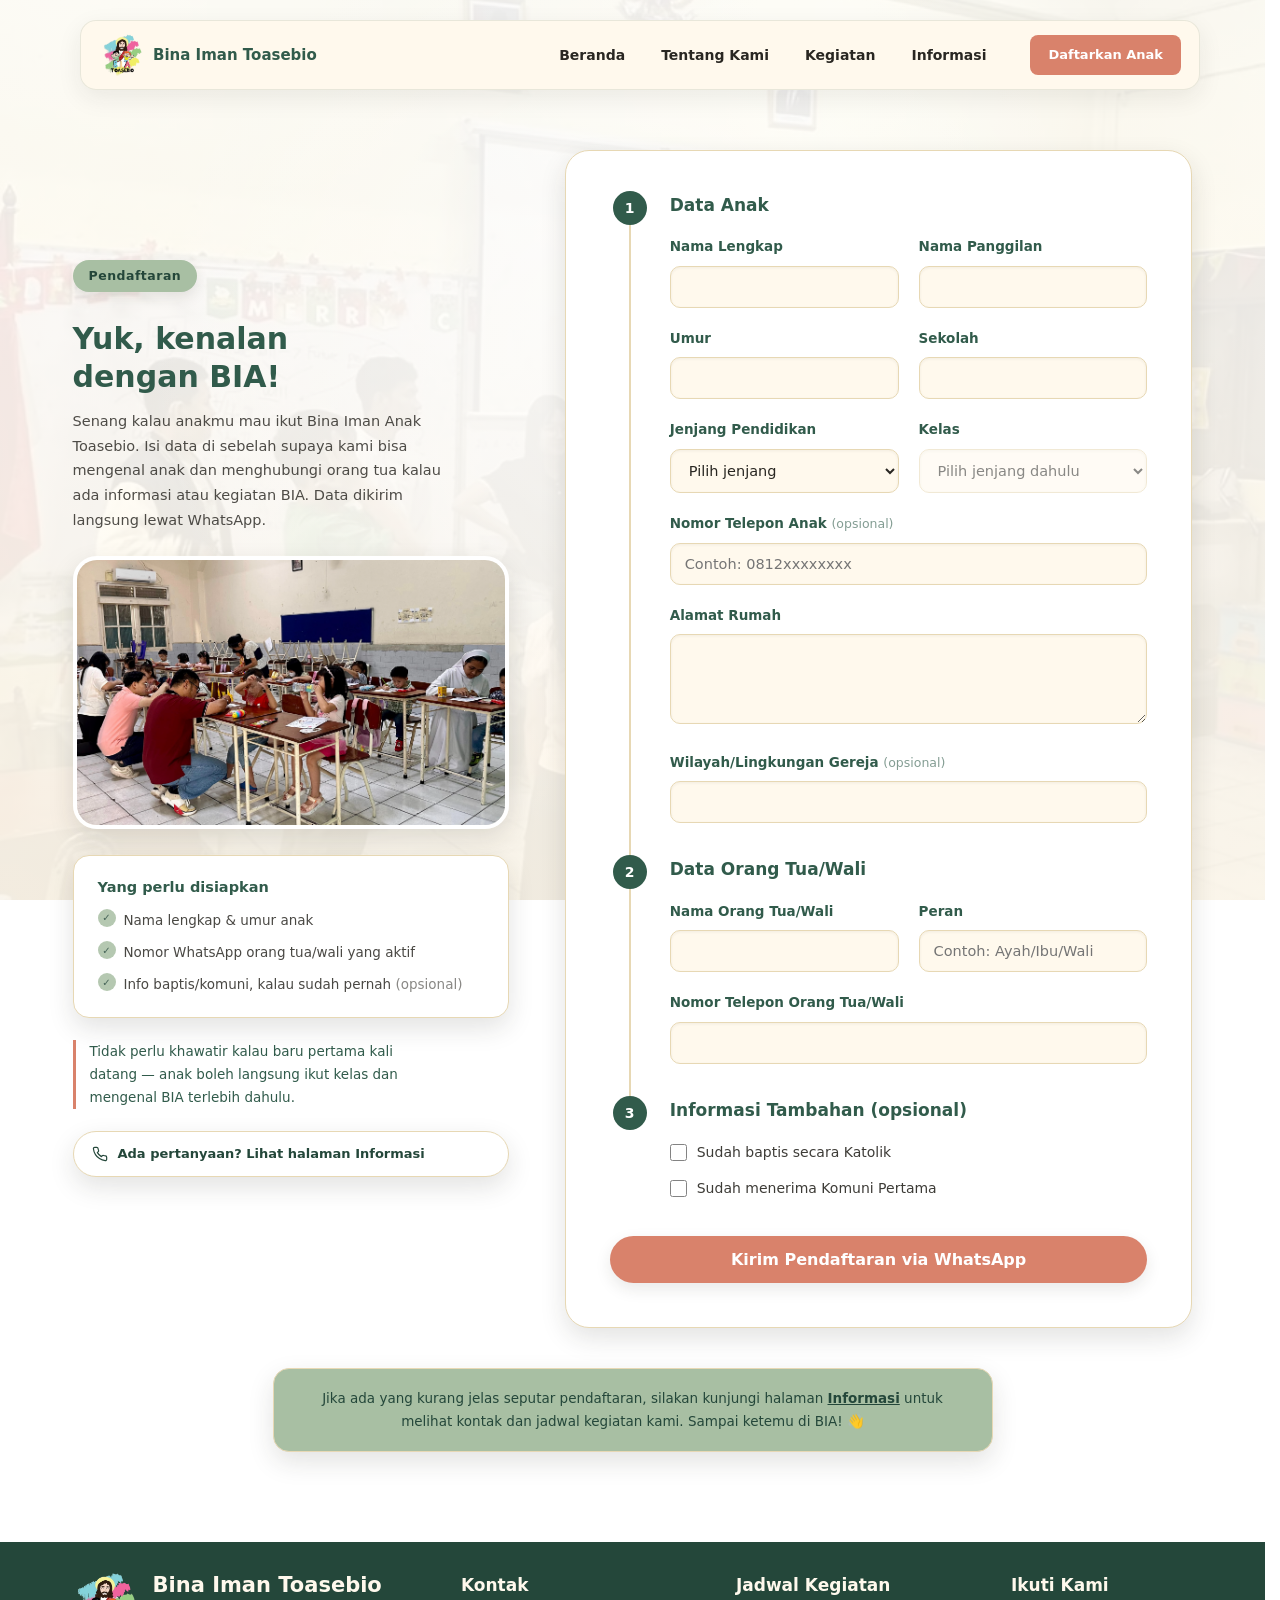
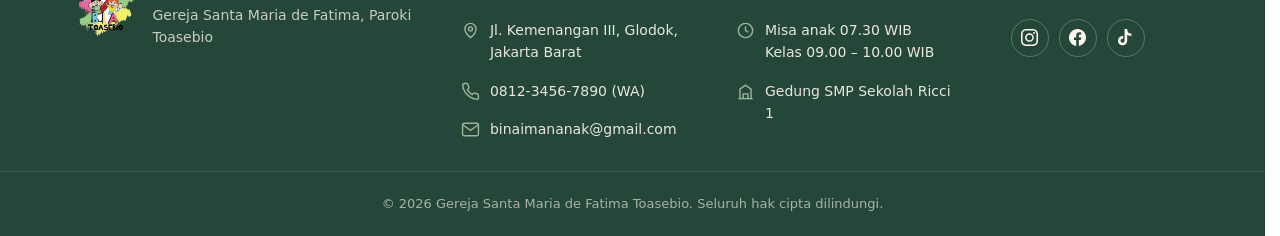
<file: html/daftar.html>
<!doctype html>
<html lang="id">

    <head>
        <meta charset="UTF-8" />
        <meta name="viewport" content="width=device-width, initial-scale=1.0" />
        <title>Daftarkan Anak</title>
        <link rel="icon" type="image/webp" href="/assets/logo/logo-bia.webp" />
        <link rel="stylesheet" href="../css/header.css" />
        <link rel="stylesheet" href="../css/footer.css" />
        <link rel="stylesheet" href="../css/styles.css" />
        <link rel="stylesheet" href="../css/daftar.css" />
    </head>

    <body>
        <svg xmlns="http://www.w3.org/2000/svg" style="display: none">
            <symbol id="instagram" viewBox="0 0 16 16">
                <path
                    d="M8 0C5.829 0 5.556.01 4.703.048 3.85.088 3.269.222 2.76.42a3.917 3.917 0 0 0-1.417.923A3.927 3.927 0 0 0 .42 2.76C.222 3.268.087 3.85.048 4.7.01 5.555 0 5.827 0 8.001c0 2.172.01 2.444.048 3.297.04.852.174 1.433.372 1.942.205.526.478.972.923 1.417.444.445.89.719 1.416.923.51.198 1.09.333 1.942.372C5.555 15.99 5.827 16 8 16s2.444-.01 3.298-.048c.851-.04 1.434-.174 1.943-.372a3.916 3.916 0 0 0 1.416-.923c.445-.445.718-.891.923-1.417.198-.509.333-1.09.372-1.942C15.99 10.445 16 10.173 16 8s-.01-2.445-.048-3.299c-.04-.851-.174-1.433-.372-1.941a3.926 3.926 0 0 0-.923-1.417A3.911 3.911 0 0 0 13.24.42c-.51-.198-1.092-.333-1.943-.372C10.443.01 10.172 0 7.998 0zm-.717 1.442h.718c2.136 0 2.389.007 3.232.046.78.035 1.204.166 1.486.275.373.145.64.319.92.599.28.28.453.546.598.92.11.281.24.705.275 1.485.039.843.047 1.096.047 3.231s-.008 2.389-.047 3.232c-.035.78-.166 1.203-.275 1.485a2.47 2.47 0 0 1-.599.919c-.28.28-.546.453-.92.598-.28.11-.704.24-1.485.276-.843.038-1.096.047-3.232.047s-2.39-.009-3.233-.047c-.78-.036-1.203-.166-1.485-.276a2.478 2.478 0 0 1-.92-.598 2.48 2.48 0 0 1-.6-.92c-.109-.281-.24-.705-.275-1.485-.038-.843-.046-1.096-.046-3.233 0-2.136.008-2.388.046-3.231.036-.78.166-1.204.276-1.486.145-.373.319-.64.599-.92.28-.28.546-.453.92-.598.282-.11.705-.24 1.485-.276.738-.033 1.024-.043 2.515-.045v.002zm4.988 1.328a.96.96 0 1 0 0 1.92.96.96 0 0 0 0-1.92zm-4.27 1.122a4.109 4.109 0 1 0 0 8.217 4.109 4.109 0 0 0 0-8.217zm0 1.441a2.667 2.667 0 1 1 0 5.334 2.667 2.667 0 0 1 0-5.334z" />
            </symbol>

            <symbol id="facebook" viewBox="0 0 16 16">
                <path
                    d="M16 8.049c0-4.446-3.582-8.05-8-8.05C3.58 0-.002 3.603-.002 8.05c0 4.017 2.926 7.347 6.75 7.951v-5.625h-2.03V8.05H6.75V6.275c0-2.017 1.195-3.131 3.022-3.131.876 0 1.791.157 1.791.157v1.98h-1.009c-.993 0-1.303.621-1.303 1.258v1.51h2.218l-.354 2.326H9.25V16c3.824-.604 6.75-3.934 6.75-7.951z" />
            </symbol>

            <symbol id="phone" viewBox="0 0 24 24">
                <path
                    d="M22 16.92v3a2 2 0 0 1-2.18 2 19.79 19.79 0 0 1-8.63-3.07 19.5 19.5 0 0 1-6-6 19.79 19.79 0 0 1-3.07-8.67A2 2 0 0 1 4.11 2h3a2 2 0 0 1 2 1.72c.127.96.362 1.903.7 2.81a2 2 0 0 1-.45 2.11L8.09 9.91a16 16 0 0 0 6 6l1.27-1.27a2 2 0 0 1 2.11-.45c.907.338 1.85.573 2.81.7A2 2 0 0 1 22 16.92Z" />
            </symbol>
        </svg>

        <header class="navbar" id="navbar">
            <div class="c-navbar">
                <a href="../index.html" class="navbar-logo">
                    <img src="../assets/logo/logo-bia.webp" alt="Logo Bina Iman Toasebio" />
                    <span class="navbar-brand">Bina Iman Toasebio</span>
                </a>

                <nav class="navbar-menu" id="navbar-menu">
                    <a href="../index.html" data-page="index">Beranda</a>
                    <a href="tentang.html" data-page="tentang">Tentang Kami</a>
                    <a href="kegiatan.html" data-page="kegiatan">Kegiatan</a>
                    <a href="info.html" data-page="info">Informasi</a>
                </nav>

                <a href="daftar.html" class="navbar-cta">Daftarkan Anak</a>

                <button class="navbar-toggle" id="navbarToggle" type="button" aria-label="Buka menu" aria-expanded="false">
                    <span></span><span></span><span></span>
                </button>
            </div>
        </header>

        <main>
            <section class="daftar-section">
                <div class="container daftar-layout">

                    <aside class="daftar-aside">
                        <span class="section-eyebrow">Pendaftaran</span>
                        <h1 class="daftar-title">Yuk, kenalan dengan BIA!</h1>
                        <p class="daftar-desc">
                            Senang kalau anakmu mau ikut Bina Iman Anak Toasebio. Isi data di
                            sebelah supaya kami bisa mengenal anak dan menghubungi orang tua
                            kalau ada informasi atau kegiatan BIA. Data dikirim langsung lewat
                            WhatsApp.
                        </p>

                        <img class="daftar-aside-img" src="../assets/tk/tk-study.webp" alt="Anak-anak belajar bersama di kelas BIA" />

                        <div class="daftar-checklist">
                            <h3>Yang perlu disiapkan</h3>
                            <ul>
                                <li>Nama lengkap &amp; umur anak</li>
                                <li>Nomor WhatsApp orang tua/wali yang aktif</li>
                                <li>Info baptis/komuni, kalau sudah pernah <span>(opsional)</span></li>
                            </ul>
                        </div>

                        <p class="daftar-reassure">
                            Tidak perlu khawatir kalau baru pertama kali datang &mdash; anak
                            boleh langsung ikut kelas dan mengenal BIA terlebih dahulu.
                        </p>

                        <a class="daftar-help" href="info.html">
                            <svg viewBox="0 0 24 24" fill="none" stroke="currentColor" stroke-width="1.8"><use href="#phone" /></svg>
                            <span>Ada pertanyaan? Lihat halaman Informasi</span>
                        </a>
                    </aside>

                    <form class="form-card" id="formDaftar">

                        <div class="form-step">
                            <div class="form-step-line">
                                <span class="form-step-num">1</span>
                            </div>
                            <div class="form-step-body">
                                <h2 class="form-section-title">Data Anak</h2>

                                <div class="form-row">
                                    <div class="form-group">
                                        <label for="namaLengkap">Nama Lengkap</label>
                                        <input type="text" id="namaLengkap" name="namaLengkap" required />
                                    </div>

                                    <div class="form-group">
                                        <label for="namaPanggilan">Nama Panggilan</label>
                                        <input type="text" id="namaPanggilan" name="namaPanggilan" required />
                                    </div>
                                </div>

                                <div class="form-row">
                                    <div class="form-group">
                                        <label for="umur">Umur</label>
                                        <input type="number" id="umur" name="umur" min="1" max="20" required />
                                    </div>

                                    <div class="form-group">
                                        <label for="sekolah">Sekolah</label>
                                        <input type="text" id="sekolah" name="sekolah" required />
                                    </div>
                                </div>

                                <div class="form-row">
                                    <div class="form-group">
                                        <label for="jenjang">Jenjang Pendidikan</label>

                                        <select id="jenjang" name="jenjang" required>
                                            <option value="">Pilih jenjang</option>
                                            <option value="tk">TK</option>
                                            <option value="sd">SD</option>
                                            <option value="smp">SMP</option>
                                            <option value="sma">SMA</option>
                                        </select>
                                    </div>

                                    <div class="form-group">
                                        <label for="kelas">Kelas</label>

                                        <select id="kelas" name="kelas" required disabled>
                                            <option value="">Pilih jenjang dahulu</option>
                                        </select>
                                    </div>
                                </div>

                                <div class="form-group">
                                    <label for="teleponAnak">Nomor Telepon Anak
                                        <span class="optional-tag">(opsional)</span></label>
                                    <input type="text" id="teleponAnak" name="teleponAnak" placeholder="Contoh: 0812xxxxxxxx" />
                                </div>

                                <div class="form-group">
                                    <label for="alamat">Alamat Rumah</label>
                                    <textarea id="alamat" name="alamat" required></textarea>
                                </div>

                                <div class="form-group form-group-last">
                                    <label for="wilayah">Wilayah/Lingkungan Gereja
                                        <span class="optional-tag">(opsional)</span></label>
                                    <input type="text" id="wilayah" name="wilayah" />
                                </div>
                            </div>
                        </div>

                        <div class="form-step">
                            <div class="form-step-line">
                                <span class="form-step-num">2</span>
                            </div>
                            <div class="form-step-body">
                                <h2 class="form-section-title">Data Orang Tua/Wali</h2>

                                <div class="form-row">
                                    <div class="form-group">
                                        <label for="namaOrtu">Nama Orang Tua/Wali</label>
                                        <input type="text" id="namaOrtu" name="namaOrtu" required />
                                    </div>

                                    <div class="form-group">
                                        <label for="peranOrtu">Peran</label>
                                        <input type="text" id="peranOrtu" name="peranOrtu" placeholder="Contoh: Ayah/Ibu/Wali" required />
                                    </div>
                                </div>

                                <div class="form-group form-group-last">
                                    <label for="teleponOrtu">Nomor Telepon Orang Tua/Wali</label>
                                    <input type="text" id="teleponOrtu" name="teleponOrtu" required />
                                </div>
                            </div>
                        </div>

                        <div class="form-step form-step-last">
                            <div class="form-step-line">
                                <span class="form-step-num">3</span>
                            </div>
                            <div class="form-step-body">
                                <h2 class="form-section-title">
                                    Informasi Tambahan <span class="optional-tag">(opsional)</span>
                                </h2>

                                <div class="checkbox-group">
                                    <div class="checkbox-item">
                                        <input type="checkbox" id="sudahBaptis" name="sudahBaptis" />
                                        <label for="sudahBaptis">Sudah baptis secara Katolik</label>
                                    </div>

                                    <div class="checkbox-item">
                                        <input type="checkbox" id="sudahKomuni" name="sudahKomuni" />
                                        <label for="sudahKomuni">Sudah menerima Komuni Pertama</label>
                                    </div>
                                </div>
                            </div>
                        </div>

                        <button type="submit" class="btn btn-primary form-submit">
                            Kirim Pendaftaran via WhatsApp
                        </button>
                    </form>
                </div>

                <div class="form-note container">
                    Jika ada yang kurang jelas seputar pendaftaran, silakan kunjungi halaman
                    <a href="info.html">Informasi</a> untuk melihat kontak dan jadwal kegiatan
                    kami. Sampai ketemu di BIA! 👋
                </div>
            </section>
        </main>

        <footer class="site-footer" id="kontak">
            <div class="footer-top container">
                <div class="footer-brand">
                    <img src="../assets/logo/logo-bia.webp" alt="Logo Bina Iman Toasebio" />

                    <div>
                        <h3>Bina Iman Toasebio</h3>
                        <p>Gereja Santa Maria de Fatima, Paroki Toasebio</p>
                    </div>
                </div>
                <div class="footer-col">
                    <h4>Kontak</h4>

                    <ul class="footer-list">
                        <li>
                            <svg viewBox="0 0 24 24" fill="none" stroke="currentColor" stroke-width="1.8">
                                <path d="M12 21s-7-5.5-7-11a7 7 0 0 1 14 0c0 5.5-7 11-7 11Z" />
                                <circle cx="12" cy="10" r="2.5" />
                            </svg>
                            <a href="https://maps.app.goo.gl/SBQk1UZJA6DkBMwFA">Jl. Kemenangan III, Glodok, Jakarta
                                Barat</a>
                        </li>

                        <li>
                            <svg viewBox="0 0 24 24" fill="none" stroke="currentColor" stroke-width="1.8">
                                <use href="#phone" />
                            </svg>
                            <a href="https://wa.me/62895327098067" target="_blank" rel="noopener">0812-3456-7890 (WA)</a>
                        </li>

                        <li>
                            <svg viewBox="0 0 24 24" fill="none" stroke="currentColor" stroke-width="1.8">
                                <rect x="2" y="4" width="20" height="16" rx="2" />
                                <path d="m22 6-10 7L2 6" />
                            </svg>
                            <a href="mailto:binaimananak@gmail.com">binaimananak@gmail.com</a>
                        </li>
                    </ul>
                </div>

                <div class="footer-col">
                    <h4>Jadwal Kegiatan</h4>
                    <ul class="footer-list">
                        <li>
                            <svg viewBox="0 0 24 24" fill="none" stroke="currentColor" stroke-width="1.8">
                                <circle cx="12" cy="12" r="9" />
                                <path d="M12 7v5l3.5 2" />
                            </svg>
                            <span>Misa anak 07.30 WIB<br />Kelas 09.00 &ndash; 10.00 WIB</span>
                        </li>

                        <li>
                            <svg viewBox="0 0 24 24" fill="none" stroke="currentColor" stroke-width="1.8">
                                <path d="M3 21h18" />
                                <path d="M5 21V9l7-5 7 5v12" />
                                <path d="M9 21v-6h6v6" />
                            </svg>
                            <span>Gedung SMP Sekolah Ricci 1</span>
                        </li>
                    </ul>
                </div>

                <div class="footer-col">
                    <h4>Ikuti Kami</h4>

                    <div class="footer-social">
                        <a href="https://instagram.com/" target="_blank" rel="noopener"
                            aria-label="Instagram Bina Iman Toasebio">
                            <svg viewBox="0 0 16 16" fill="currentColor">
                                <use href="#instagram" />
                            </svg>
                        </a>

                        <a href="https://facebook.com/" target="_blank" rel="noopener"
                            aria-label="Facebook Bina Iman Toasebio">
                            <svg viewBox="0 0 16 16" fill="currentColor">
                                <use href="#facebook" />
                            </svg>
                        </a>

                        <a href="https://tiktok.com/" target="_blank" rel="noopener" aria-label="TikTok Bina Iman Toasebio">
                            <svg viewBox="0 0 16 16" fill="currentColor">
                                <path
                                    d="M9.6 0H7.15v10.98c0 1.06-.85 1.93-1.92 1.93a1.93 1.93 0 0 1-1.92-1.93c0-1.05.87-1.92 1.92-1.92.2 0 .38.03.56.08V6.68a4.4 4.4 0 0 0-.56-.04A4.38 4.38 0 0 0 .85 11a4.38 4.38 0 0 0 4.38 4.38A4.38 4.38 0 0 0 9.6 11V5.46A6.6 6.6 0 0 0 13.5 6.7V4.26a4.06 4.06 0 0 1-3.9-4.14V0z" />
                            </svg>
                        </a>
                    </div>
                </div>
            </div>

            <div class="footer-bottom">
                <p>
                    &copy; 2026 Gereja Santa Maria de Fatima Toasebio. Seluruh hak cipta
                    dilindungi.
                </p>
            </div>
        </footer>

        <script src="../js/header.js"></script>
        <script src="../js/scripts.js"></script>
    </body>

</html>
</file>
<file: css/header.css>
.navbar {
    position: fixed;
    top: 20px;
    left: 24px;
    right: 24px;
    z-index: 1000;
    max-width: var(--container-width);
    margin: 0 auto;
    background: rgba(255, 249, 237, 0.96);
    border: 0.5px solid rgba(35, 75, 50, 0.1);
    border-radius: 16px;
    box-shadow: 0 8px 25px rgba(41, 39, 34, 0.08);
    backdrop-filter: blur(12px);
    -webkit-backdrop-filter: blur(12px);
    transition: background-color 250ms ease, border-color 250ms ease, box-shadow 250ms ease;
}

.c-navbar {
    display: flex;
    align-items: center;
    min-height: 68px;
    padding: 0 18px 0 20px;
    gap: 30px;
}

.navbar-logo {
    display: inline-flex;
    align-items: center;
    gap: 10px;
    color: var(--color-forest);
    text-decoration: none;
    white-space: nowrap;
    flex-shrink: 0;
}

.navbar-logo img {
    display: block;
    width: auto;
    height: 42px;
}

.navbar-brand {
    font-family: var(--font-heading);
    font-size: 15px;
    font-weight: 700;
    color: var(--color-forest);
    transition: color 250ms ease;
}

.navbar-menu {
    display: flex;
    align-items: stretch;
    justify-content: center;
    gap: 8px;
    margin-left: auto;
}

.navbar-menu a {
    position: relative;
    display: flex;
    align-items: center;
    min-height: 68px;
    padding: 0 14px;
    color: var(--color-dark);
    text-decoration: none;
    font-size: 14px;
    font-weight: 600;
    transition: color 180ms ease, background-color 180ms ease;
}

.navbar-menu a::after {
    content: "";
    position: absolute;
    left: 12px;
    right: 12px;
    bottom: 0;
    height: 3px;
    background: var(--color-forest);
    border-radius: 3px 3px 0 0;
    transform: scaleX(0);
    transform-origin: center;
    transition: transform 180ms ease;
}

.navbar-menu a:hover { color: var(--color-forest); }
.navbar-menu a.active { color: var(--color-forest); }
.navbar-menu a.active::after { transform: scaleX(1); }

.navbar-cta {
    display: inline-flex;
    align-items: center;
    justify-content: center;
    flex-shrink: 0;
    padding: 10px 18px;
    border-radius: 8px;
    background-color: var(--color-coral);
    color: #ffffff;
    text-decoration: none;
    font-size: 13px;
    font-weight: 600;
    transition: background-color 280ms ease, box-shadow 280ms ease, color 280ms ease;
}

.navbar-cta:hover {
    background-color: var(--color-coral-dark);
    color: #ffffff;
    box-shadow: 0 8px 18px rgba(166, 83, 46, 0.3);
}

.navbar-toggle {
    display: none;
    align-items: center;
    justify-content: center;
    flex-direction: column;
    width: 42px;
    height: 42px;
    padding: 0;
    border: 0;
    background: transparent;
    cursor: pointer;
}

.navbar-toggle span {
    display: block;
    width: 22px;
    height: 2px;
    margin: 3px 0;
    background: var(--color-forest);
    border-radius: 2px;
    transition: transform 180ms ease, opacity 180ms ease, background-color 250ms ease;
}

.navbar-toggle.active span:nth-child(1) { transform: translateY(8px) rotate(45deg); }
.navbar-toggle.active span:nth-child(2) { opacity: 0; }
.navbar-toggle.active span:nth-child(3) { transform: translateY(-8px) rotate(-45deg); }

.navbar.is-scrolled {
    background: rgba(255, 249, 237, 0.72);
    box-shadow: 0 0 60px rgba(0, 0, 0, 0.1);
    backdrop-filter: blur(26px) saturate(150%);
    -webkit-backdrop-filter: blur(26px) saturate(150%);
}

@media (max-width: 900px) {
    .navbar { left: 16px; right: 16px; }
    .c-navbar { gap: 18px; }
    .navbar-brand { font-size: 14px; }
    .navbar-menu { gap: 2px; }
    .navbar-menu a { padding: 0 10px; font-size: 13px; }
    .navbar-menu a::after { left: 9px; right: 9px; }
    .navbar-cta { padding: 9px 14px; font-size: 12px; }
}

@media (max-width: 760px) {
    .navbar { top: 12px; left: 12px; right: 12px; border-radius: 14px; }
    .c-navbar { min-height: 62px; padding: 0 12px 0 14px; gap: 12px; }
    .navbar-logo { margin-right: auto; }
    .navbar-logo img { height: 38px; }
    .navbar-brand { font-size: 14px; }

    .navbar-menu {
        position: absolute;
        top: calc(100% + 8px);
        left: 0;
        right: 0;
        display: flex;
        flex-direction: column;
        align-items: stretch;
        gap: 0;
        padding: 8px;
        background: var(--color-cream);
        border: 1px solid rgba(35, 75, 50, 0.08);
        border-radius: 12px;
        box-shadow: 0 10px 25px rgba(41, 39, 34, 0.1);
        opacity: 0;
        visibility: hidden;
        transform: translateY(-6px);
        transition: opacity 180ms ease, transform 180ms ease, visibility 180ms ease;
    }

    .navbar-menu.active { opacity: 1; visibility: visible; transform: translateY(0); }

    .navbar-menu a {
        min-height: 46px;
        padding: 0 14px;
        justify-content: flex-start;
        font-size: 14px;
        border-radius: 7px;
    }

    .navbar-menu a::after {
        top: 9px; bottom: 9px; left: 0; right: auto;
        width: 3px; height: auto;
        border-radius: 0 3px 3px 0;
        transform: scaleY(0);
        transform-origin: center;
        background: var(--color-forest);
    }

    .navbar-menu a.active::after { transform: scaleY(1); }
    .navbar-menu a:hover { background: rgba(35, 75, 50, 0.05); }
    .navbar-cta { display: none; }
    .navbar-toggle { display: flex; }
}

@media (max-width: 420px) {
    .navbar-brand { font-size: 13px; }
    .navbar-logo img { height: 35px; }
    .c-navbar { min-height: 58px; }
}
</file>
<file: css/footer.css>
.site-footer {
	background-color: var(--color-forest-dark);
	color: var(--color-cream);
}

.footer-top {
	display: grid;
	grid-template-columns: 1.5fr 1fr 1fr 0.8fr;
	gap: 48px;
	padding-top: 30px;
	padding-bottom: 30px;
}

.footer-brand {
	display: flex;
	align-items: flex-start;
	gap: 16px;
}

.footer-brand img {
	width: 64px;
	height: 64px;
	object-fit: contain;
	flex-shrink: 0;
}

.footer-brand h3 {
	color: var(--color-cream);
	font-size: 21px;
	margin-bottom: 6px;
}

.footer-brand p {
	max-width: 280px;
	color: var(--color-cream);
	opacity: 0.75;
	font-size: 14px;
	line-height: 1.6;
}

.footer-col h4 {
	color: var(--color-cream);
	font-family: var(--font-heading);
	font-size: 17px;
	font-weight: 700;
	margin-bottom: 20px;
}

.footer-list {
	display: flex;
	flex-direction: column;
	gap: 16px;
	list-style: none;
}

.footer-list li {
	display: flex;
	align-items: flex-start;
	gap: 10px;
	color: var(--color-cream);
	font-size: 14px;
	line-height: 1.6;
	opacity: 0.9;
}

.footer-list svg {
	width: 19px;
	height: 19px;
	flex-shrink: 0;
	margin-top: 2px;
	color: var(--color-sage);
}

.footer-list a {
	transition: color 200ms ease;
}

.footer-list a:hover {
	color: var(--color-coral);
}

.footer-social {
	display: flex;
	align-items: center;
	gap: 10px;
	flex-wrap: wrap;
}

.footer-social a {
	display: flex;
	align-items: center;
	justify-content: center;
	width: 38px;
	height: 38px;
	border: 1px solid rgba(255, 249, 237, 0.25);
	border-radius: 50%;
	color: var(--color-cream);
	transition:
		background-color 200ms ease,
		border-color 200ms ease,
		color 200ms ease;
}

.footer-social svg {
	width: 17px;
	height: 17px;
}

.footer-social a:hover {}

.footer-bottom {
	border-top: 1px solid rgba(255, 249, 237, 0.12);
	padding: 22px 24px;
	text-align: center;
}

.footer-bottom p {
	color: var(--color-cream);
	opacity: 0.6;
	font-size: 13px;
}

@media (max-width: 900px) {
	.footer-top {
		grid-template-columns: 1.5fr 1fr 1fr;
		gap: 36px;
	}

	.footer-brand {
		grid-column: 1 / -1;
	}
}

@media (max-width: 640px) {
	.footer-top {
		grid-template-columns: 1fr;
		gap: 34px;
		padding-top: 44px;
		padding-bottom: 36px;
		text-align: center;
	}

	.footer-brand {
		grid-column: auto;
		flex-direction: column;
		align-items: center;
		gap: 10px;
	}

	.footer-brand img {
		width: 52px;
		height: 52px;
	}

	.footer-brand h3 {
		font-size: 18px;
	}

	.footer-brand p {
		max-width: 280px;
		margin: 0 auto;
	}

	.footer-col {
		display: flex;
		flex-direction: column;
		align-items: center;
	}

	.footer-col h4 {
		margin-bottom: 12px;
		font-size: 15.5px;
	}

	.footer-list {
		align-items: center;
		gap: 14px;
	}

	.footer-list li {
		max-width: 260px;
		text-align: left;
	}

	.footer-social {
		justify-content: center;
	}

	.footer-bottom {
		padding: 18px 20px;
	}
}
</file>
<file: css/styles.css>
:root {
    --color-cream: #fff9ed;
    --color-forest: #315b4b;
    --color-sage: #a8bfa3;
    --color-coral: #d9826b;
    --color-coral-dark: #a6532e;
    --color-dark: #292722;
    --color-forest-dark: #24473a;
    --color-white: #ffffff;
    --color-border: #e7d8b4;
    --font-heading: "Baloo 2", system-ui, sans-serif;
    --font-body: "Inter", system-ui, sans-serif;
    --radius-md: 16px;
    --radius-lg: 24px;
    --shadow-soft: 0 10px 26px rgba(41, 39, 34, 0.13);
    --shadow-hover: 0 18px 42px rgba(41, 39, 34, 0.2);
    --container-width: 1120px;
}

* {
    box-sizing: border-box;
    margin: 0;
    padding: 0;
}

html {
    scroll-behavior: smooth;
    scrollbar-gutter: stable;
}

body {
    font-family: var(--font-body);
    color: var(--color-dark);
    background-color: var(--color-white);
    line-height: 1.6;
    overflow-x: hidden;
    animation: halamanMasuk 450ms ease;
    transition: opacity 250ms ease;
}

body.keluar {
    opacity: 0;
}

img {
    max-width: 100%;
    display: block;
}

a {
    text-decoration: none;
    color: inherit;
}

a:focus-visible,
button:focus-visible {
    outline: 2px solid var(--color-coral);
    outline-offset: 3px;
}

h1,
h2,
h3 {
    font-family: var(--font-heading);
    color: var(--color-forest);
    font-weight: 700;
    line-height: 1.25;
}

.container {
    width: 100%;
    max-width: var(--container-width);
    margin: 0 auto;
}

.center {
    text-align: center;
    margin-left: auto;
    margin-right: auto;
}

.section-title {
    font-size: 30px;
    margin-bottom: 12px;
}

.section-eyebrow {
    display: inline-block;
    background-color: var(--color-sage);
    color: var(--color-forest-dark);
    font-weight: 700;
    font-size: 12.5px;
    letter-spacing: 0.5px;
    padding: 6px 16px;
    border-radius: 999px;
    margin-bottom: 14px;
    box-shadow: 0 6px 14px rgba(41, 39, 34, 0.1);
}

.section-head {
    max-width: 620px;
    margin-bottom: 40px;
}

.section-head.center {
    margin-left: auto;
    margin-right: auto;
}

.section-head p {
    opacity: 0.78;
    font-size: 15px;
    margin-top: 10px;
}

.btn {
    display: inline-flex;
    align-items: center;
    gap: 6px;
    padding: 14px 28px;
    border-radius: 999px;
    font-family: var(--font-heading);
    font-weight: 600;
    font-size: 15px;
    border: 2px solid transparent;
    cursor: pointer;
    transition:
        background-color 280ms ease,
        color 280ms ease,
        box-shadow 280ms ease,
        border-color 280ms ease,
        backdrop-filter 280ms ease;
    white-space: nowrap;
    box-shadow: 0 6px 16px rgba(41, 39, 34, 0.1);
}

.btn-primary {
    background-color: var(--color-coral);
    color: var(--color-white);
    border-color: transparent;
}

.btn-primary:hover {
    background-color: var(--color-coral-dark);
    color: var(--color-white);
    box-shadow: 0 14px 30px rgba(166, 83, 46, 0.35);
}

.btn-whatsapp {
    background-color: #25d366;
    color: var(--color-white);
}

.btn-whatsapp:hover {
    background-color: var(--color-forest-dark);
    box-shadow: 0 12px 28px rgba(36, 71, 58, 0.35);
}

.btn-outline {
    background-color: transparent;
    border-color: var(--color-forest);
    color: var(--color-forest);
    box-shadow: none;
}

.btn-outline:hover {
    background-color: rgba(255, 255, 255, 0.45);
    backdrop-filter: blur(6px);
    -webkit-backdrop-filter: blur(6px);
    border-color: var(--color-forest-dark);
    color: var(--color-forest-dark);
    box-shadow: var(--shadow-soft);
}

.btn-outline-light {
    background-color: transparent;
    border: 2px solid var(--color-cream);
    color: var(--color-cream);
    box-shadow: none;
}

.btn-outline-light:hover {
    background-color: rgba(255, 255, 255, 0.2);
    backdrop-filter: blur(8px);
    -webkit-backdrop-filter: blur(8px);
    border-color: var(--color-white);
    color: var(--color-white);
    box-shadow: var(--shadow-hover);
}

.hero {
    position: relative;
    display: flex;
    flex-direction: column;
    align-items: center;
    justify-content: center;
    gap: 40px;
    padding: 150px 24px 120px;
    min-height: 650px;
    overflow: hidden;
}

.hero-slider {
    position: absolute;
    inset: 0;
    z-index: 0;
}

.hero-slide {
    position: absolute;
    inset: 0;
    background-size: cover;
    background-position: center;
    opacity: 0;
    transition: opacity 1500ms ease;
}

.hero-slide.active {
    opacity: 1;
}

.hero::before {
    content: "";
    position: absolute;
    inset: 0;
    background-color: var(--color-forest-dark);
    opacity: 0.72;
    z-index: 1;
}

.hero::after {
    content: "";
    position: absolute;
    left: 0;
    right: 0;
    bottom: 0;
    height: 75px;
    background: linear-gradient(to bottom, transparent, var(--color-white));
    pointer-events: none;
    z-index: 2;
}

.hero-text {
    position: relative;
    z-index: 3;
    text-align: center;
}

.hero-text span {
    display: inline-block;
    background-color: var(--color-sage);
    color: var(--color-forest-dark);
    font-weight: 600;
    font-size: 13px;
    padding: 6px 16px;
    border-radius: 999px;
    margin-bottom: 20px;
    box-shadow: 0 6px 14px rgba(41, 39, 34, 0.18);
}

.hero-text h1 {
    font-size: 42px;
    margin: 4px 0 20px;
    color: var(--color-cream);
}

.hero-text h1 span {
    background: none;
    padding: 0;
    margin: 0;
    color: var(--color-coral);
    font-size: inherit;
    display: inline;
    box-shadow: none;
}

.hero-text p {
    font-size: 17px;
    max-width: 480px;
    margin: 0 auto 32px;
    color: var(--color-cream);
    opacity: 0.9;
}

.hero-buttons {
    display: flex;
    flex-wrap: wrap;
    justify-content: center;
    gap: 16px;
}

.why-bia {
    padding: 90px 24px;
    max-width: var(--container-width);
    margin: 0 auto;
}

.why-bia .container {
    width: 100%;
    text-align: center;
    margin-bottom: 44px;
}

.why-bia .container p {
    opacity: 0.78;
    max-width: 560px;
    margin: 10px auto 0;
    font-size: 15px;
}

.why-grid {
    display: grid;
    grid-template-columns: repeat(3, 1fr);
    gap: 22px;
    width: 100%;
}

.why-card {
    position: relative;
    display: flex;
    flex-direction: column;
    align-items: center;
    text-align: center;
    background-color: var(--color-white);
    border: 1.5px solid var(--color-border);
    border-radius: var(--radius-lg);
    padding: 34px 26px;
    cursor: pointer;
    overflow: hidden;
    box-shadow: var(--shadow-soft);
    transition:
        box-shadow 220ms ease,
        transform 100ms ease;
}

.why-card::before {
    content: "";
    position: absolute;
    top: 0;
    left: 0;
    right: 0;
    height: 6px;
    background-color: var(--color-sage);
}

.why-card[data-category="grow"]::before {
    background-color: var(--color-coral);
}

.why-card[data-category="serve"]::before {
    background-color: var(--color-forest);
}

.why-card:hover {
    box-shadow: var(--shadow-hover);
}

.why-icon {
    display: flex;
    align-items: center;
    justify-content: center;
    width: 58px;
    height: 58px;
    border-radius: 18px;
    background-color: var(--color-sage);
    margin: 0 auto 20px;
    box-shadow: 0 8px 18px rgba(41, 39, 34, 0.12);
}

.why-icon svg {
    width: 26px;
    height: 26px;
    color: var(--color-forest-dark);
}

.why-card[data-category="grow"] .why-icon {
    background-color: #f2d9d0;
}

.why-card[data-category="grow"] .why-icon svg {
    color: var(--color-coral);
}

.why-card[data-category="serve"] .why-icon {
    background-color: #dfe8e3;
}

.why-card[data-category="serve"] .why-icon svg {
    color: var(--color-forest);
}

.why-badge {
    display: inline-block;
    font-family: var(--font-heading);
    font-weight: 700;
    font-size: 12px;
    letter-spacing: 2px;
    color: var(--color-coral);
    margin-bottom: 6px;
}

.why-card p {
    opacity: 0.82;
    font-size: 14.5px;
    max-width: 32ch;
}

.why-more {
    display: inline-block;
    margin-top: 16px;
    font-size: 13px;
    font-weight: 700;
    color: var(--color-forest);
}

@media (max-width: 768px) {
    .why-grid {
        grid-template-columns: 1fr;
    }
}

.lightbox-overlay {
    position: fixed;
    inset: 0;
    background-color: rgba(41, 39, 34, 0.6);
    backdrop-filter: blur(4px);
    -webkit-backdrop-filter: blur(4px);
    display: flex;
    align-items: center;
    justify-content: center;
    opacity: 0;
    visibility: hidden;
    transition:
        opacity 250ms ease,
        visibility 250ms ease;
    z-index: 2000;
    padding: 24px;
}

.lightbox-overlay.active {
    opacity: 1;
    visibility: visible;
}

.lightbox-container {
    display: flex;
    align-items: center;
    justify-content: center;
    flex-wrap: wrap;
    gap: 28px;
    max-width: 100%;
}

.lightbox-modal {
    position: relative;
    order: 1;
    background-color: var(--color-white);
    border: 1.5px solid var(--color-border);
    border-radius: var(--radius-lg);
    width: min(70vw, 620px);
    padding: 0;
    overflow: hidden;
    box-shadow: var(--shadow-hover);
    transform: scale(0.92);
    transition: transform 250ms ease;
}

.lightbox-overlay.active .lightbox-modal {
    transform: scale(1);
}

.lightbox-modal::before {
    content: "";
    display: block;
    height: 6px;
    background-color: var(--color-sage);
}

.lightbox-overlay[data-category="grow"] .lightbox-modal::before {
    background-color: var(--color-coral);
}

.lightbox-overlay[data-category="serve"] .lightbox-modal::before {
    background-color: var(--color-forest);
}

.lightbox-img {
    width: 100%;
    aspect-ratio: 4 / 3;
    object-fit: cover;
    display: block;
}

.lightbox-info {
    padding: 26px 30px 32px;
}

.lightbox-info h3 {
    font-size: 20px;
    margin-bottom: 8px;
}

.lightbox-info p {
    font-size: 14.5px;
    opacity: 0.85;
    line-height: 1.75;
}

.lightbox-nav {
    flex-shrink: 0;
    background-color: var(--color-white);
    border: none;
    width: 44px;
    height: 44px;
    border-radius: 50%;
    box-shadow: var(--shadow-soft);
    font-size: 16px;
    color: var(--color-forest);
    cursor: pointer;
    transition:
        box-shadow 200ms ease,
        background-color 200ms ease,
        color 200ms ease;
}

.lightbox-nav:hover {
    background-color: var(--color-coral-dark);
    color: var(--color-white);
    box-shadow: var(--shadow-hover);
}

.lightbox-close {
    position: absolute;
    top: 14px;
    right: 14px;
    display: flex;
    align-items: center;
    justify-content: center;
    width: 34px;
    height: 34px;
    border-radius: 50%;
    background-color: rgba(255, 255, 255, 0.9);
    border: none;
    font-size: 20px;
    line-height: 1;
    color: var(--color-dark);
    cursor: pointer;
    box-shadow: var(--shadow-soft);
    transition:
        background-color 200ms ease,
        color 200ms ease;
    z-index: 1;
}

.lightbox-close:hover {
    background-color: var(--color-coral-dark);
    color: var(--color-white);
}

.lightbox-prev {
    order: 0;
}

.lightbox-next {
    order: 2;
}

@media (max-width: 760px) {
    .lightbox-modal {
        order: 0;
        width: 90vw;
        flex-basis: 100%;
    }

    .lightbox-prev,
    .lightbox-next {
        order: 1;
    }

    .lightbox-container {
        gap: 16px;
    }
}

.page-banner {
    position: relative;
    padding: 168px 24px 70px;
    background-color: var(--color-forest);
    background-size: cover;
    background-position: center;
    text-align: center;
    overflow: hidden;
}

.page-banner::before {
    content: "";
    position: absolute;
    inset: 0;
    background-color: var(--color-forest-dark);
    opacity: 0.66;
    z-index: 0;
}

.page-banner::after {
    content: "";
    position: absolute;
    right: -60px;
    top: -60px;
    width: 220px;
    height: 220px;
    border-radius: 50%;
    background-color: var(--color-forest-dark);
    opacity: 0.5;
}

.page-banner .container {
    position: relative;
    z-index: 1;
}

.page-banner span.eyebrow {
    display: inline-block;
    background-color: var(--color-sage);
    color: var(--color-forest-dark);
    font-weight: 600;
    font-size: 13px;
    padding: 6px 16px;
    border-radius: 999px;
    margin-bottom: 18px;
    box-shadow: 0 6px 14px rgba(0, 0, 0, 0.2);
}

.page-banner h1 {
    color: var(--color-cream);
    font-size: 36px;
    margin-bottom: 14px;
}

.page-banner p {
    color: var(--color-cream);
    opacity: 0.85;
    max-width: 560px;
    margin: 0 auto;
    font-size: 15px;
}

.hero-text,
.page-banner .container {
    animation: naikPelan 900ms cubic-bezier(0.22, 0.61, 0.36, 1) 150ms backwards;
}

.reveal {
    opacity: 0;
}

.reveal.is-visible {
    opacity: 1;
    animation: naikPelan 700ms cubic-bezier(0.22, 0.61, 0.36, 1) backwards;
    animation-delay: var(--delay, 0ms);
}

@keyframes halamanMasuk {
    from {
        opacity: 0;
    }

    to {
        opacity: 1;
    }
}

@keyframes naikPelan {
    from {
        opacity: 0;
        transform: translateY(26px);
    }

    to {
        opacity: 1;
        transform: translateY(0);
    }
}

@media (prefers-reduced-motion: reduce) {
    html {
        scroll-behavior: auto;
    }

    body,
    .hero-text,
    .page-banner .container {
        animation: none;
    }

    .reveal {
        opacity: 1;
    }

    .reveal.is-visible {
        animation: none;
    }
}
</file>
<file: css/daftar.css>
.daftar-section {
  position: relative;
  padding: 150px 24px 90px;
  background-image:
    linear-gradient(rgba(255, 255, 255, 0.9), rgba(255, 249, 237, 0.94)),
    url("../assets/bir/bir-kelas.webp");
  background-size: cover;
  background-position: center;
  background-attachment: fixed;
  overflow: hidden;
}

.daftar-section::before {
  content: "";
  position: absolute;
  top: -10%;
  left: 50%;
  transform: translateX(-50%);
  width: 1000px;
  height: 1000px;
  max-width: 140vw;
  background: radial-gradient(circle, rgba(255, 255, 255, 0.55), transparent 70%);
  pointer-events: none;
  z-index: 0;
}

.daftar-section .container {
  position: relative;
  z-index: 1;
}

/* Layout */

.daftar-layout {
  display: grid;
  grid-template-columns: 0.82fr 1.18fr;
  gap: 56px;
  align-items: start;
}

/* Aside */

.daftar-aside {
  position: sticky;
  top: 110px;
}

.daftar-title {
  font-size: 30px;
  color: var(--color-forest);
  margin: 14px 0 14px;
  max-width: 14ch;
}

.daftar-desc {
  font-size: 14.5px;
  opacity: 0.82;
  line-height: 1.7;
  max-width: 42ch;
  margin-bottom: 24px;
}

.daftar-aside-img {
  width: 100%;
  aspect-ratio: 16 / 10;
  object-fit: cover;
  border-radius: var(--radius-lg);
  border: 4px solid var(--color-white);
  box-shadow: var(--shadow-soft);
  margin-bottom: 26px;
}

.daftar-checklist {
  background-color: var(--color-white);
  border: 1.5px solid var(--color-border);
  border-radius: var(--radius-md);
  padding: 22px 24px;
  box-shadow: var(--shadow-soft);
  margin-bottom: 22px;
}

.daftar-checklist h3 {
  font-size: 14.5px;
  color: var(--color-forest);
  margin-bottom: 14px;
}

.daftar-checklist ul {
  list-style: none;
  display: flex;
  flex-direction: column;
  gap: 12px;
}

.daftar-checklist li {
  position: relative;
  padding-left: 26px;
  font-size: 13.5px;
  opacity: 0.85;
  line-height: 1.5;
}

.daftar-checklist li::before {
  content: "\2713";
  position: absolute;
  left: 0;
  top: -1px;
  width: 18px;
  height: 18px;
  display: flex;
  align-items: center;
  justify-content: center;
  border-radius: 50%;
  background-color: var(--color-sage);
  color: var(--color-forest-dark);
  font-size: 10px;
  font-weight: 700;
}

.daftar-checklist li span {
  opacity: 0.65;
}

.daftar-reassure {
  font-size: 13.5px;
  line-height: 1.7;
  color: var(--color-forest);
  border-left: 3px solid var(--color-coral);
  padding-left: 14px;
  margin-bottom: 22px;
  max-width: 42ch;
}

.daftar-help {
  display: flex;
  align-items: center;
  gap: 10px;
  background-color: var(--color-white);
  border: 1.5px solid var(--color-border);
  border-radius: 999px;
  padding: 12px 18px;
  font-size: 13px;
  font-weight: 600;
  color: var(--color-forest-dark);
  box-shadow: var(--shadow-soft);
  transition:
    background-color 200ms ease,
    color 200ms ease,
    border-color 200ms ease;
}

.daftar-help svg {
  width: 16px;
  height: 16px;
  flex-shrink: 0;
}

.daftar-help:hover {
  background-color: var(--color-forest);
  border-color: var(--color-forest);
  color: var(--color-cream);
}

/* Form card */

.form-card {
  background-color: var(--color-white);
  border: 1.5px solid var(--color-border);
  border-radius: var(--radius-lg);
  padding: 40px 44px 44px;
  box-shadow: var(--shadow-soft);
}

.form-step {
  position: relative;
  display: grid;
  grid-template-columns: 40px 1fr;
  gap: 20px;
  padding-bottom: 32px;
}

.form-step-last {
  padding-bottom: 0;
}

.form-step-line {
  position: relative;
  display: flex;
  justify-content: center;
}

.form-step-line::before {
  content: "";
  position: absolute;
  top: 34px;
  bottom: -32px;
  width: 2px;
  background-color: var(--color-border);
}

.form-step-last .form-step-line::before {
  display: none;
}

.form-step-num {
  position: relative;
  z-index: 1;
  width: 34px;
  height: 34px;
  border-radius: 50%;
  background-color: var(--color-forest);
  color: var(--color-white);
  display: flex;
  align-items: center;
  justify-content: center;
  font-family: var(--font-heading);
  font-weight: 700;
  font-size: 14px;
}

.form-section-title {
  font-family: var(--font-heading);
  font-weight: 700;
  color: var(--color-forest);
  font-size: 17px;
  margin: 4px 0 20px;
}

.form-row {
  display: grid;
  grid-template-columns: 1fr 1fr;
  gap: 20px;
}

.form-group {
  margin-bottom: 20px;
}

.form-group-last {
  margin-bottom: 0;
}

.form-group label {
  display: block;
  font-weight: 600;
  font-size: 13.5px;
  color: var(--color-forest);
  margin-bottom: 8px;
}

.form-group .optional-tag {
  font-weight: 400;
  opacity: 0.6;
  font-size: 12.5px;
}

.form-group input[type="text"],
.form-group input[type="number"],
.form-group select,
.form-group textarea {
  width: 100%;
  font-family: var(--font-body);
  font-size: 14.5px;
  color: var(--color-dark);
  background-color: var(--color-cream);
  border: 1.5px solid var(--color-border);
  border-radius: 10px;
  padding: 12px 14px;
  box-shadow: inset 0 1px 3px rgba(41, 39, 34, 0.06);
  transition:
    border-color 180ms ease,
    box-shadow 180ms ease;
}

.form-group input:focus,
.form-group select:focus,
.form-group textarea:focus {
  outline: none;
  border-color: var(--color-forest);
  box-shadow: 0 0 0 3px rgba(49, 91, 75, 0.14);
}

.form-group textarea {
  resize: vertical;
  min-height: 90px;
}

.form-group select:disabled {
  opacity: 0.55;
  cursor: not-allowed;
}

.checkbox-group {
  display: flex;
  flex-direction: column;
  gap: 14px;
}

.checkbox-item {
  display: flex;
  align-items: flex-start;
  gap: 10px;
  font-size: 14px;
  opacity: 0.9;
}

.checkbox-item input[type="checkbox"] {
  margin-top: 3px;
  width: 17px;
  height: 17px;
  accent-color: var(--color-forest);
  flex-shrink: 0;
  cursor: pointer;
}

.checkbox-item label {
  cursor: pointer;
}

.form-submit {
  width: 100%;
  justify-content: center;
  border: none;
  font-size: 16px;
  margin-top: 36px;
}

.form-note {
  max-width: 720px;
  margin: 40px auto 0;
  background-color: var(--color-sage);
  color: var(--color-forest-dark);
  border: 1.5px solid var(--color-border);
  border-radius: var(--radius-md);
  padding: 18px 22px;
  font-size: 13.5px;
  line-height: 1.7;
  box-shadow: var(--shadow-soft);
  text-align: center;
}

.form-note a {
  font-weight: 700;
  text-decoration: underline;
}

.form-notif {
  position: fixed;
  bottom: 24px;
  left: 50%;
  transform: translate(-50%, 20px);
  background-color: var(--color-forest);
  color: var(--color-cream);
  padding: 14px 24px;
  border-radius: 999px;
  box-shadow: var(--shadow-hover);
  font-size: 14px;
  font-weight: 600;
  opacity: 0;
  transition:
    opacity 250ms ease,
    transform 250ms ease;
  z-index: 300;
}

.form-notif.show {
  opacity: 1;
  transform: translate(-50%, 0);
}

/* Responsive */

@media (max-width: 980px) {
  .daftar-layout {
    grid-template-columns: 1fr;
    gap: 36px;
  }

  .daftar-aside {
    position: static;
    max-width: 100%;
  }

  .form-card {
    max-width: 100%;
  }
}

@media (max-width: 640px) {
  .daftar-section {
    padding: 120px 0 60px;
  }

  .daftar-section .container {
    padding-left: 14px;
    padding-right: 14px;
  }

  .daftar-title {
    max-width: none;
    font-size: 25px;
  }

  .daftar-desc {
    max-width: none;
  }

  .daftar-aside-img {
    margin-bottom: 20px;
  }

  .daftar-checklist {
    padding: 18px 20px;
    margin-bottom: 18px;
  }

  .daftar-reassure {
    margin-bottom: 18px;
  }

  .daftar-help {
    font-size: 12.5px;
    padding: 11px 16px;
  }

  .form-card {
    padding: 24px 16px 28px;
    border-radius: var(--radius-md);
  }

  .form-step {
    grid-template-columns: 28px 1fr;
    gap: 14px;
    padding-bottom: 26px;
  }

  .form-step-line::before {
    top: 28px;
    bottom: -26px;
  }

  .form-step-num {
    width: 28px;
    height: 28px;
    font-size: 12.5px;
  }

  .form-section-title {
    font-size: 15.5px;
    margin-bottom: 16px;
  }

  .form-row {
    grid-template-columns: 1fr;
    gap: 0;
  }

  .form-group {
    margin-bottom: 16px;
  }

  .form-submit {
    margin-top: 28px;
    font-size: 15px;
  }

  .form-note {
    margin-top: 32px;
    padding: 16px 18px;
    font-size: 13px;
  }
}
</file>
